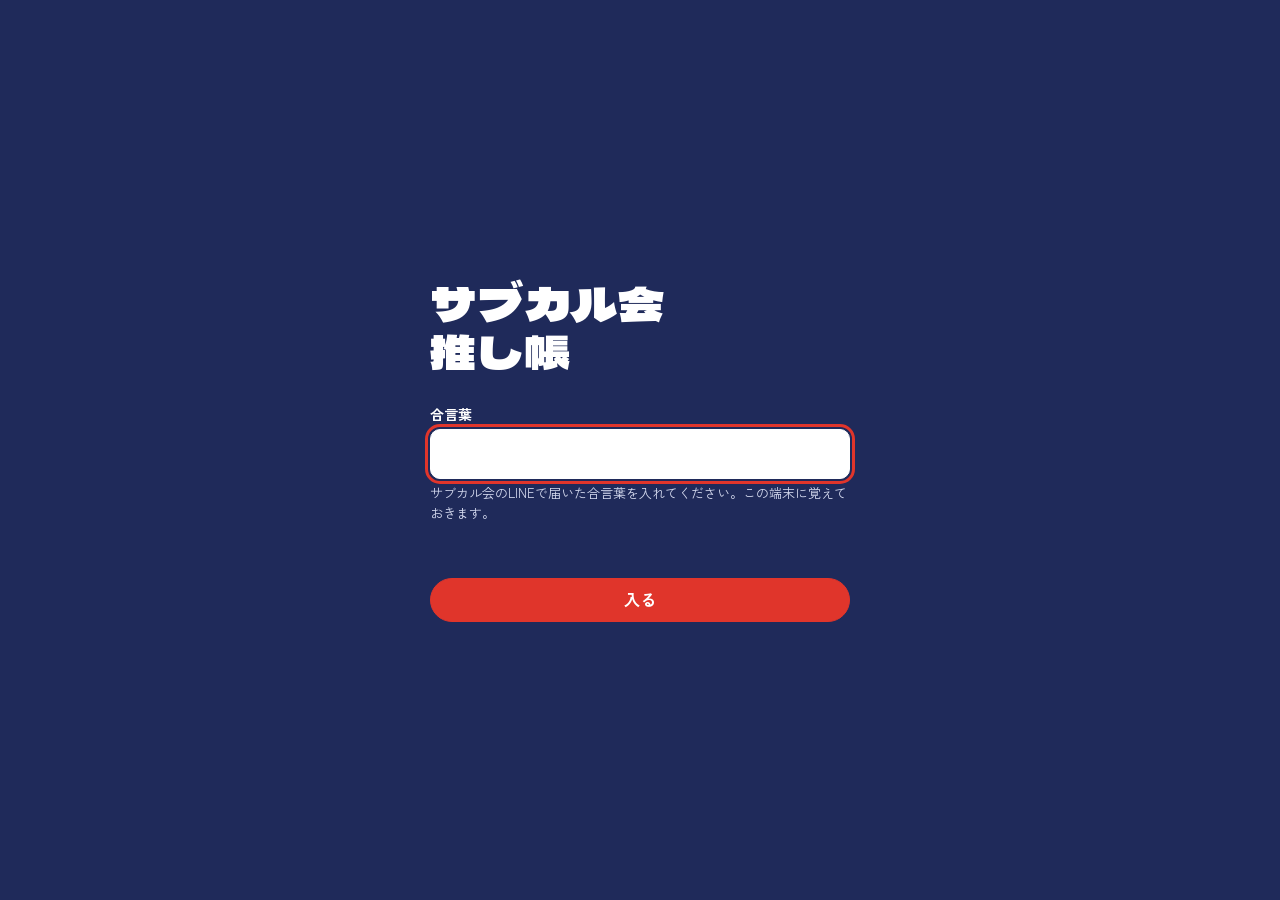
<file: index.html>
<!DOCTYPE html>
<html lang="ja"><head><meta charset="utf-8">
<meta name="viewport" content="width=device-width,initial-scale=1,viewport-fit=cover">
<title>サブカル会 推し帳</title>
<meta name="description" content="サブカル会の推しを共有する帳面">
<meta name="theme-color" content="#1f2a5a">
<meta name="apple-mobile-web-app-capable" content="yes">
<meta name="mobile-web-app-capable" content="yes">
<meta name="apple-mobile-web-app-title" content="推し帳">
<meta name="apple-mobile-web-app-status-bar-style" content="black-translucent">
<link rel="manifest" href="manifest.json">
<link rel="icon" href="icons/icon-192.png" type="image/png">
<link rel="apple-touch-icon" href="icons/apple-touch-icon.png">
<link rel="preconnect" href="https://fonts.googleapis.com">
<link rel="preconnect" href="https://fonts.gstatic.com" crossorigin>
<link href="https://fonts.googleapis.com/css2?family=Dela+Gothic+One&family=Zen+Kaku+Gothic+New:wght@400;700&display=swap" rel="stylesheet">
<link rel="stylesheet" href="style.css">
</head><body>
<header class="noren">
  <h1>サブカル会<br>推し帳</h1>
  <p class="sub"><span id="next">次回：未定</span><span class="days" id="days"></span></p>
  <button class="gear" id="gear" aria-label="設定">設定</button>
  <div class="flaps" aria-hidden="true"><i></i><i></i><i></i><i></i><i></i></div>
</header>

<main class="wrap">
  <nav class="tabs" role="tablist">
    <button class="tab on" role="tab" aria-selected="true" data-tab="oshi">推し帳</button>
    <button class="tab" role="tab" aria-selected="false" data-tab="shun">旬ネタ<small>準備中</small></button>
  </nav>

  <div id="p-oshi">
    <section class="hw"><h2>次回までの宿題</h2><div class="tanzaku" id="hw"><div class="empty">読み込み中…</div></div></section>
    <section class="list"><h2>みんなの推し品書き</h2>
      <div class="bar" id="filters"></div>
      <div class="bar" id="sorts"></div>
      <div class="cards" id="cards"></div>
    </section>
  </div>

  <div id="p-shun" hidden>
    <section class="hw"><h2>旬ネタ</h2>
      <div class="empty">準備中です。今クールのアニメや話題作をここに並べる予定です。</div>
    </section>
  </div>
</main>
<button class="fab" id="fab" hidden>＋ 推す</button>

<!-- 入口：合言葉 → 呼び名 -->
<div class="gate" id="gate" hidden>
  <form class="gate-in" id="gateForm">
    <h1>サブカル会<br>推し帳</h1>
    <div id="g-pass">
      <label for="g-pass-in">合言葉</label>
      <input id="g-pass-in" type="password" autocomplete="current-password" required>
      <p class="hint">サブカル会のLINEで届いた合言葉を入れてください。この端末に覚えておきます。</p>
    </div>
    <div id="g-nick" hidden>
      <label for="g-nick-in">あなたの呼び名</label>
      <input id="g-nick-in" maxlength="30" autocomplete="nickname" required>
      <p class="hint">「読んだ」「刺さった」の横に出る名前です。あとから設定で変えられます。</p>
    </div>
    <p class="err" id="g-err" role="alert"></p>
    <button class="btn on wide" type="submit" id="g-btn">入る</button>
  </form>
</div>

<div class="sheet" id="workSheet"><form class="panel" id="workForm">
  <h3 id="workTitle">推しを登録</h3>
  <label for="f-title">作品名</label><input id="f-title" required maxlength="100">
  <label for="f-media">ジャンル</label><select id="f-media"></select>
  <label for="f-by">推してる人</label><input id="f-by" maxlength="30">
  <label for="f-entry">まずはここまで</label><input id="f-entry" maxlength="60" placeholder="1話だけ／1巻／3話まで">
  <p class="hint">「1話だけ読んでみて」が一番伝わります。</p>
  <label for="f-note">ひとこと推し</label><textarea id="f-note" maxlength="500"></textarea>
  <label for="f-link">読める・観られる場所（URL）</label><input id="f-link" type="url" inputmode="url" maxlength="500" placeholder="https://">
  <div class="row"><button type="button" class="btn" data-close>やめる</button><button class="btn on" type="submit">保存</button></div>
</form></div>

<div class="sheet" id="setSheet"><form class="panel" id="setForm">
  <h3>設定</h3>
  <label for="s-nick">あなたの呼び名</label><input id="s-nick" maxlength="30" required>
  <p class="hint">呼び名を変えると、これまでの「読んだ」「刺さった」は前の名前のまま残ります。</p>
  <label for="s-date">次回の開催日</label><input id="s-date" type="date">
  <label for="s-place">場所・メモ</label><input id="s-place" maxlength="80">
  <p class="hint">ホーム画面に置くには：iPhoneはSafariの共有ボタン→「ホーム画面に追加」、Androidはメニュー→「ホーム画面に追加」。</p>
  <div class="row"><button type="button" class="btn" data-close>閉じる</button><button class="btn on" type="submit">保存</button></div>
  <div class="row left"><button type="button" class="btn sm" id="logout">この端末から合言葉を消す</button></div>
</form></div>

<div class="toast" id="toast" role="status"></div>

<script src="config.js"></script>
<script src="app.js"></script>
</body></html>
</file>
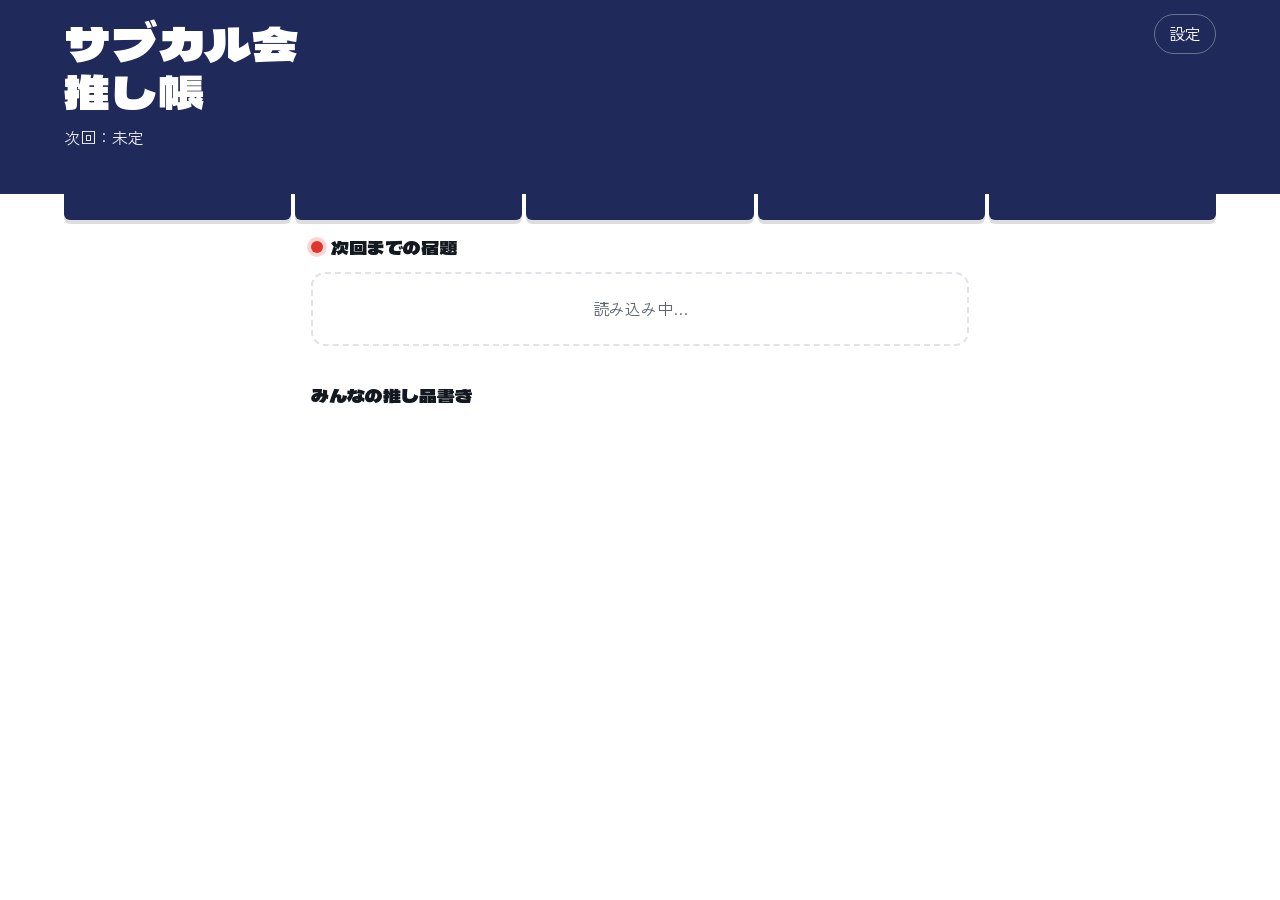
<file: reference/artifact-index.html>
<!DOCTYPE html>
<html lang="ja"><head><meta charset="utf-8">
<meta name="viewport" content="width=device-width,initial-scale=1,viewport-fit=cover">
<meta name="apple-mobile-web-app-capable" content="yes">
<title>サブカル会 推し帳</title>
<link rel="preconnect" href="https://fonts.googleapis.com">
<link href="https://fonts.googleapis.com/css2?family=Dela+Gothic+One&family=Zen+Kaku+Gothic+New:wght@400;700&display=swap" rel="stylesheet">
<style>
/* VOICE: 飲み会の熱量はあるけど、道具としては静かに使える
IDEA: 居酒屋の暖簾と、壁に吊るした短冊メニュー＝「推し品書き」
PICTURE: 「次回の宿題」の短冊が暖簾の下に大きく吊られている
COLOUR/TYPE: 藍の暖簾・白地・提灯の朱／Dela Gothic One + Zen Kaku Gothic New
LAYOUT: スマホ1カラム。暖簾→宿題短冊→品書き一覧、右下に「推す」 */
:root{color-scheme:light dark;
--bg:light-dark(#ffffff,#10131c);--ink:light-dark(#141821,#eef0f6);--mut:light-dark(#5d6472,#a3a9b8);
--paper:light-dark(#f3f4f8,#1a1e2b);--line:light-dark(#e1e3ea,#2a2f3f);
--ai:light-dark(#1f2a5a,#24306a);--ai2:light-dark(#2c3a7a,#33429066);--red:#e0352b;--on:#fff}
:root[data-theme=light]{color-scheme:light}:root[data-theme=dark]{color-scheme:dark}
*{box-sizing:border-box;min-width:0}
body{margin:0;background:var(--bg);color:var(--ink);font:16px/1.6 "Zen Kaku Gothic New",system-ui,sans-serif;overflow-x:clip;padding-bottom:110px}
button,input,select,textarea{font:inherit;color:inherit}
.noren{background:var(--ai);color:var(--on);padding:calc(env(safe-area-inset-top) + 18px) max(5vw,16px) 0;position:relative}
.noren h1{font:400 clamp(30px,8vw,46px)/1.05 "Dela Gothic One",sans-serif;margin:0;letter-spacing:.02em}
.noren .sub{display:flex;flex-wrap:wrap;gap:6px 14px;align-items:baseline;margin:10px 0 0;opacity:.92}
.noren .days{font:400 22px "Dela Gothic One";color:#ffd5d1}
.noren .gear{position:absolute;right:max(5vw,12px);top:calc(env(safe-area-inset-top) + 14px);background:none;border:1px solid #ffffff55;color:#fff;border-radius:999px;height:40px;padding:0 14px;cursor:pointer}
.flaps{display:grid;grid-template-columns:repeat(5,1fr);gap:4px;height:26px;margin-top:18px}
.flaps i{background:var(--ai);border-radius:0 0 6px 6px;transform:translateY(26px);box-shadow:0 4px 0 #0002}
.wrap{max-width:760px;margin:0 auto;padding:0 max(4vw,14px)}
.hw{margin-top:40px}
.hw h2,.list h2{font:400 18px "Dela Gothic One";margin:0 0 12px;display:flex;align-items:center;gap:8px}
.hw h2::before{content:"";width:12px;height:12px;border-radius:50%;background:var(--red);box-shadow:0 0 0 4px #e0352b33}
.tanzaku{display:grid;gap:14px}
.card{background:var(--paper);border:1px solid var(--line);border-radius:14px;padding:16px;position:relative}
.big{background:var(--bg);border:2px solid var(--ink);border-radius:4px;padding:22px 18px 18px;box-shadow:6px 6px 0 var(--red)}
.big::before{content:"";position:absolute;left:50%;top:-14px;width:2px;height:14px;background:var(--ink)}
.big .ttl{font:400 clamp(22px,5.6vw,30px)/1.2 "Dela Gothic One"}
.ttl{font-weight:700;font-size:18px;line-height:1.35;overflow-wrap:anywhere}
.meta{display:flex;flex-wrap:wrap;gap:6px 10px;align-items:center;color:var(--mut);font-size:14px;margin:6px 0}
.chip{display:inline-block;border:1px solid var(--line);background:var(--bg);border-radius:999px;padding:1px 10px;font-size:13px;color:var(--ink);white-space:nowrap}
.entry{display:inline-block;background:var(--red);color:#fff;border-radius:4px;padding:2px 8px;font-size:13px;font-weight:700}
.note{margin:6px 0 0;white-space:pre-wrap;overflow-wrap:anywhere}
.who{font-size:13px;color:var(--mut);margin-top:8px}
.acts{display:flex;flex-wrap:wrap;gap:8px;margin-top:12px;align-items:center}
.btn{min-height:44px;border-radius:999px;border:1px solid var(--line);background:var(--bg);padding:0 16px;cursor:pointer;white-space:nowrap}
.btn.on{background:var(--ink);color:var(--bg);border-color:var(--ink)}
.btn.hit.on{background:var(--red);border-color:var(--red);color:#fff}
.btn.sm{min-height:40px;padding:0 12px;font-size:14px;color:var(--mut)}
.btn.warn{color:var(--red);border-color:var(--red)}
.btn:focus-visible,.gear:focus-visible,input:focus-visible,select:focus-visible,textarea:focus-visible{outline:3px solid var(--red);outline-offset:2px}
.link{color:inherit;font-size:14px}
.list{margin-top:36px}
.bar{display:flex;gap:8px;overflow-x:auto;padding-bottom:8px;margin-bottom:8px}
.bar .btn{flex:none;min-height:40px}
.cards{display:grid;gap:12px}
.empty{border:2px dashed var(--line);border-radius:14px;padding:22px;color:var(--mut);text-align:center}
.fab{position:fixed;right:max(5vw,16px);bottom:calc(env(safe-area-inset-bottom) + 18px);height:58px;padding:0 24px;border-radius:999px;border:0;background:var(--red);color:#fff;font:400 18px "Dela Gothic One";box-shadow:0 8px 20px #e0352b55;cursor:pointer}
.ro{background:var(--paper);border-radius:10px;padding:10px 14px;font-size:14px;color:var(--mut);margin-top:16px}
.sheet{position:fixed;inset:0;background:#0008;display:none;align-items:flex-end;justify-content:center;z-index:9}
.sheet.open{display:flex}
.panel{background:var(--bg);width:min(640px,100%);max-height:92vh;overflow:auto;border-radius:18px 18px 0 0;padding:20px max(4vw,16px) calc(env(safe-area-inset-bottom) + 20px)}
.panel h3{font:400 20px "Dela Gothic One";margin:0 0 12px}
label{display:block;font-size:14px;font-weight:700;margin:12px 0 4px}
input,select,textarea{width:100%;font-size:16px;border:1px solid var(--line);border-radius:10px;padding:11px 12px;background:var(--paper)}
textarea{min-height:84px;resize:vertical}
.row{display:flex;gap:8px;justify-content:flex-end;margin-top:18px;flex-wrap:wrap}
.hint{font-size:13px;color:var(--mut);margin:4px 0 0}
.toast{position:fixed;left:50%;bottom:96px;transform:translateX(-50%);background:var(--ink);color:var(--bg);padding:10px 16px;border-radius:999px;font-size:14px;opacity:0;transition:opacity .2s;pointer-events:none;z-index:10}
.toast.show{opacity:1}
@media(prefers-reduced-motion:no-preference){.big{animation:sway 1.2s ease-out}@keyframes sway{0%{transform:rotate(-2deg)}50%{transform:rotate(1deg)}100%{transform:none}}}
</style></head><body>
<header class="noren">
  <h1>サブカル会<br>推し帳</h1>
  <p class="sub"><span id="next">次回：未定</span><span class="days" id="days"></span></p>
  <button class="gear" id="gear" aria-label="設定">設定</button>
  <div class="flaps" aria-hidden="true"><i></i><i></i><i></i><i></i><i></i></div>
</header>
<main class="wrap">
  <div id="ro" class="ro" hidden></div>
  <section class="hw"><h2>次回までの宿題</h2><div class="tanzaku" id="hw"><div class="empty">読み込み中…</div></div></section>
  <section class="list"><h2>みんなの推し品書き</h2>
    <div class="bar" id="filters"></div>
    <div class="bar" id="sorts"></div>
    <div class="cards" id="cards"></div>
  </section>
</main>
<button class="fab" id="fab" hidden>＋ 推す</button>

<div class="sheet" id="workSheet"><form class="panel" id="workForm">
  <h3 id="workTitle">推しを登録</h3>
  <label for="f-title">作品名</label><input id="f-title" required maxlength="120">
  <label for="f-media">ジャンル</label><select id="f-media"></select>
  <label for="f-by">推してる人</label><input id="f-by" maxlength="40">
  <label for="f-entry">まずはここまで</label><input id="f-entry" maxlength="60" placeholder="1話だけ／1巻／3話まで">
  <p class="hint">「1話だけ読んでみて」が一番伝わります。</p>
  <label for="f-note">ひとこと推し</label><textarea id="f-note" maxlength="800"></textarea>
  <label for="f-link">読める・観られる場所（URL）</label><input id="f-link" type="url" inputmode="url" placeholder="https://">
  <div class="row"><button type="button" class="btn" data-close>やめる</button><button class="btn on" type="submit">保存</button></div>
</form></div>

<div class="sheet" id="setSheet"><form class="panel" id="setForm">
  <h3>設定</h3>
  <label for="s-nick">あなたの呼び名</label><input id="s-nick" maxlength="30" required>
  <p class="hint">「読んだ」「刺さった」の横に出る名前です。</p>
  <label for="s-date">次回の開催日</label><input id="s-date" type="date">
  <label for="s-place">場所・メモ</label><input id="s-place" maxlength="80">
  <p class="hint">ホーム画面に置くには：iPhoneはSafariの共有ボタン→「ホーム画面に追加」、Androidはメニュー→「ホーム画面に追加」。</p>
  <div class="row"><button type="button" class="btn" data-close>閉じる</button><button class="btn on" type="submit">保存</button></div>
</form></div>
<div class="toast" id="toast"></div>

<script>
{
const $=s=>document.querySelector(s);
const esc=s=>String(s??'').replace(/[&<>"']/g,c=>({'&':'&amp;','<':'&lt;','>':'&gt;','"':'&quot;',"'":'&#39;'}[c]));
const okUrl=u=>/^https?:\/\//i.test(String(u||''));
const MEDIA=['漫画','アニメ','映画','ドラマ','小説','ゲーム','音楽','その他'];
const WD='日月火水木金土';
let db=null,me=null,canWrite=false,works=[],people={},meta={},loaded=false;
let filter='すべて',sort='new',editing=null,armed=null;
let myDoc={nick:'',read:{},hit:{}},chain=Promise.resolve();

$('#f-media').innerHTML=MEDIA.map(m=>`<option>${m}</option>`).join('');
const toast=t=>{const e=$('#toast');e.textContent=t;e.classList.add('show');clearTimeout(e._t);e._t=setTimeout(()=>e.classList.remove('show'),2000)};
const open=id=>$(id).classList.add('open');
const close=()=>document.querySelectorAll('.sheet').forEach(s=>s.classList.remove('open'));

function nameOf(id){return (people[id]&&people[id].nick)||'誰か'}
function readers(w){return Object.keys(people).filter(id=>people[id].read&&people[id].read[w.id])}
function hitters(w){return Object.keys(people).filter(id=>people[id].hit&&people[id].hit[w.id])}

function card(w,big){
  const r=readers(w),h=hitters(w);
  const myR=!!myDoc.read[w.id],myH=!!myDoc.hit[w.id];
  const dis=canWrite?'':' disabled';
  return `<article class="card${big?' big':''}">
    <div class="ttl">${esc(w.title)}</div>
    <div class="meta"><span class="chip">${esc(w.media||'その他')}</span>${w.by?`<span>推し：${esc(w.by)}</span>`:''}${w.entry?`<span class="entry">${esc(w.entry)}</span>`:''}</div>
    ${w.note?`<p class="note">${esc(w.note)}</p>`:''}
    ${okUrl(w.link)?`<a class="link" href="${esc(w.link)}" target="_blank" rel="noopener">読める・観られる場所 ↗</a>`:''}
    <div class="who">読んだ ${r.length}人${r.length?'（'+r.map(id=>esc(nameOf(id))).join('、')+'）':''}／刺さった ${h.length}人${h.length?'（'+h.map(id=>esc(nameOf(id))).join('、')+'）':''}</div>
    <div class="acts">
      <button class="btn${myR?' on':''}" data-act="read" data-id="${w.id}"${dis}>${myR?'読んだ ✓':'読んだ'}</button>
      <button class="btn hit${myH?' on':''}" data-act="hit" data-id="${w.id}"${dis}>刺さった</button>
      ${canWrite?`<button class="btn sm" data-act="hw" data-id="${w.id}">${w.homework?'宿題から外す':'宿題にする'}</button>
      <button class="btn sm" data-act="edit" data-id="${w.id}">編集</button>
      <button class="btn sm${armed===w.id?' warn':''}" data-act="del" data-id="${w.id}">${armed===w.id?'本当に削除':'削除'}</button>`:''}
    </div></article>`;
}

function render(){
  if(meta.date){
    const d=new Date(meta.date+'T00:00:00+09:00');
    const [y,m,dd]=meta.date.split('-').map(Number);
    $('#next').textContent=`次回：${m}月${dd}日(${WD[new Date(y,m-1,dd).getDay()]})${meta.place?'　'+meta.place:''}`;
    const n=Math.ceil((d-Date.now())/864e5);
    $('#days').textContent=n>0?`あと${n}日`:n===0?'今日！':'';
  }else{$('#next').textContent='次回：未定';$('#days').textContent=''}
  if(!loaded)return;
  const hw=works.filter(w=>w.homework);
  $('#hw').innerHTML=hw.length?hw.map(w=>card(w,true)).join(''):`<div class="empty">まだ宿題はありません。品書きから「宿題にする」を押すとここに吊るされます。</div>`;
  const ms=['すべて',...MEDIA.filter(m=>works.some(w=>w.media===m))];
  if(!ms.includes(filter))filter='すべて';
  $('#filters').innerHTML=ms.map(m=>`<button class="btn${m===filter?' on':''}" data-filter="${m}">${m}</button>`).join('');
  $('#sorts').innerHTML=[['new','新着'],['hit','刺さった順'],['unread','自分が未読']].map(([k,l])=>`<button class="btn sm${k===sort?' on':''}" data-sort="${k}">${l}</button>`).join('');
  let list=works.filter(w=>filter==='すべて'||w.media===filter);
  if(sort==='hit')list=[...list].sort((a,b)=>hitters(b).length-hitters(a).length);
  if(sort==='unread')list=list.filter(w=>!myDoc.read[w.id]);
  $('#cards').innerHTML=list.length?list.map(w=>card(w,false)).join(''):`<div class="empty">${works.length?'該当する作品はありません。':'まだ何も登録されていません。右下の「推す」から最初の一作をどうぞ。'}</div>`;
}

function savePerson(){
  if(!db||!me)return;
  const body=JSON.parse(JSON.stringify(myDoc));
  chain=chain.then(()=>db.doc('people/'+me).set(body)).catch(()=>toast('保存できませんでした'));
}

function openWork(w){
  editing=w?w.id:null;
  $('#workTitle').textContent=w?'推しを編集':'推しを登録';
  $('#f-title').value=w?w.title||'':'';
  $('#f-media').value=w?w.media||'漫画':'漫画';
  $('#f-by').value=w?w.by||'':(myDoc.nick||'');
  $('#f-entry').value=w?w.entry||'':'';
  $('#f-note').value=w?w.note||'':'';
  $('#f-link').value=w?w.link||'':'';
  open('#workSheet');
}
function openSet(){
  $('#s-nick').value=myDoc.nick||'';
  $('#s-date').value=meta.date||'';
  $('#s-place').value=meta.place||'';
  open('#setSheet');
}

document.addEventListener('click',async e=>{
  const t=e.target.closest('button');if(!t)return;
  if(t.dataset.close!==undefined){close();return}
  if(t.dataset.filter){filter=t.dataset.filter;render();return}
  if(t.dataset.sort){sort=t.dataset.sort;render();return}
  const act=t.dataset.act,id=t.dataset.id;if(!act||!db)return;
  const w=works.find(x=>x.id===id);if(!w)return;
  if(act!=='del')armed=null;
  if(act==='read'||act==='hit'){
    if(!myDoc.nick){openSet();toast('先に呼び名を決めてください');return}
    const m=myDoc[act];if(m[id])delete m[id];else m[id]=1;
    if(act==='hit'&&m[id])myDoc.read[id]=1;
    people[me]=JSON.parse(JSON.stringify(myDoc));render();savePerson();
  }else if(act==='hw'){
    try{await db.doc('works/'+id).update({homework:!w.homework})}catch{toast('更新できませんでした')}
  }else if(act==='edit'){openWork(w)}
  else if(act==='del'){
    if(armed!==id){armed=id;render();return}
    armed=null;try{await db.doc('works/'+id).delete();toast('削除しました')}catch{toast('削除できませんでした')}
  }
});
$('#gear').onclick=openSet;
$('#fab').onclick=()=>{if(!myDoc.nick){openSet();toast('先に呼び名を決めてください');return}openWork(null)};
document.querySelectorAll('.sheet').forEach(s=>s.addEventListener('click',e=>{if(e.target===s)close()}));

$('#workForm').addEventListener('submit',async e=>{
  e.preventDefault();if(!db)return;
  const link=$('#f-link').value.trim();
  const body={title:$('#f-title').value.trim(),media:$('#f-media').value,by:$('#f-by').value.trim(),entry:$('#f-entry').value.trim(),note:$('#f-note').value.trim(),link:okUrl(link)?link:''};
  if(!body.title)return;
  try{
    if(editing)await db.doc('works/'+editing).update(body);
    else await db.collection('works').add({...body,homework:false,createdAt:Date.now(),addedBy:me||''});
    close();toast(editing?'更新しました':'登録しました');
  }catch{toast('保存できませんでした')}
});
$('#setForm').addEventListener('submit',async e=>{
  e.preventDefault();
  const nick=$('#s-nick').value.trim();
  if(nick&&nick!==myDoc.nick){myDoc.nick=nick;people[me]=JSON.parse(JSON.stringify(myDoc));savePerson()}
  const date=$('#s-date').value,place=$('#s-place').value.trim();
  if(db&&canWrite&&(date!==(meta.date||'')||place!==(meta.place||''))){
    try{await db.doc('meta/next').set({date,place})}catch{toast('開催日を保存できませんでした')}
  }
  close();render();
});

(async()=>{
  const timer=setTimeout(()=>{if(!loaded){$('#hw').innerHTML='<div class="empty">データにつながりません。ログイン状態と通信を確認してください。</div>'}},10000);
  db=await claude.use('db');
  const user=await claude.use('user');
  if(!db){clearTimeout(timer);$('#hw').innerHTML='<div class="empty">この表示ではデータを読めません。claude.aiにログインして開いてください。</div>';return}
  me=user?await user.id():null;
  const cw=user?await user.can('data.write'):null;
  canWrite=!!me&&cw!==false;
  if(!canWrite){$('#ro').hidden=false;$('#ro').textContent='閲覧のみモードです。登録や「読んだ」をつけるには、そうしさんに「編集者」として招待してもらってください。'}
  $('#fab').hidden=!canWrite;
  if(me&&canWrite){
    const s=await db.doc('people/'+me).get().catch(()=>null);
    if(s&&s.exists){const d=s.data();myDoc={nick:d.nick||'',read:{...(d.read||{})},hit:{...(d.hit||{})}}}
    if(!myDoc.nick){try{const p=await user.me();$('#s-nick').value=(p&&p.name)||''}catch{}setTimeout(()=>{openSet();if(!$('#s-nick').value)$('#s-nick').value=''},50)}
  }
  db.collection('works').orderBy('createdAt','desc').onSnapshot(s=>{
    works=s.docs.map(d=>({id:d.id,...d.data()}));
    if(!s.metadata.fromCache){loaded=true;clearTimeout(timer)}else loaded=true;
    render();
  },()=>{clearTimeout(timer);loaded=true;render()});
  db.collection('people').onSnapshot(s=>{
    people={};s.docs.forEach(d=>people[d.id]=d.data());
    if(me&&canWrite&&people[me]&&!s.metadata.hasPendingWrites){const d=people[me];myDoc={nick:d.nick||myDoc.nick,read:{...(d.read||{})},hit:{...(d.hit||{})}}}
    render();
  },()=>{});
  db.doc('meta/next').onSnapshot(s=>{meta=s.exists?s.data():{};render()},()=>{});
})();
}
</script>
</body></html>
</file>
<file: style.css>
/* VOICE: 飲み会の熱量はあるけど、道具としては静かに使える
IDEA: 居酒屋の暖簾と、壁に吊るした短冊メニュー＝「推し品書き」
COLOUR/TYPE: 藍の暖簾・白地・提灯の朱／Dela Gothic One + Zen Kaku Gothic New
LAYOUT: スマホ1カラム。暖簾→タブ→宿題短冊→品書き一覧、右下に「推す」 */
:root{color-scheme:light dark;
--bg:#ffffff;--ink:#141821;--mut:#5d6472;--paper:#f3f4f8;--line:#e1e3ea;
--ai:#1f2a5a;--red:#e0352b;--on:#fff}
@media (prefers-color-scheme:dark){:root:not([data-theme=light]){
--bg:#10131c;--ink:#eef0f6;--mut:#a3a9b8;--paper:#1a1e2b;--line:#2a2f3f;--ai:#24306a}}
:root[data-theme=dark]{color-scheme:dark;--bg:#10131c;--ink:#eef0f6;--mut:#a3a9b8;--paper:#1a1e2b;--line:#2a2f3f;--ai:#24306a}
:root[data-theme=light]{color-scheme:light}
*{box-sizing:border-box;min-width:0}
[hidden]{display:none!important}
body{margin:0;background:var(--bg);color:var(--ink);font:16px/1.6 "Zen Kaku Gothic New",system-ui,sans-serif;overflow-x:clip;padding-bottom:110px;-webkit-text-size-adjust:100%}
button,input,select,textarea{font:inherit;color:inherit}

.noren{background:var(--ai);color:var(--on);padding:calc(env(safe-area-inset-top) + 18px) max(5vw,16px) 0;position:relative}
.noren h1,.gate h1{font:400 clamp(30px,8vw,46px)/1.05 "Dela Gothic One",sans-serif;margin:0;letter-spacing:.02em}
.noren .sub{display:flex;flex-wrap:wrap;gap:6px 14px;align-items:baseline;margin:10px 0 0;opacity:.92}
.noren .days{font:400 22px "Dela Gothic One";color:#ffd5d1}
.noren .gear{position:absolute;right:max(5vw,12px);top:calc(env(safe-area-inset-top) + 14px);background:none;border:1px solid #ffffff55;color:#fff;border-radius:999px;height:40px;padding:0 14px;cursor:pointer}
.flaps{display:grid;grid-template-columns:repeat(5,1fr);gap:4px;height:26px;margin-top:18px}
.flaps i{background:var(--ai);border-radius:0 0 6px 6px;transform:translateY(26px);box-shadow:0 4px 0 #0002}

.wrap{max-width:760px;margin:0 auto;padding:0 max(4vw,14px)}
.tabs{display:flex;gap:8px;margin-top:42px}
.tab{flex:1;min-height:44px;border:1px solid var(--line);background:var(--paper);border-radius:10px;cursor:pointer;font-weight:700;color:var(--mut)}
.tab small{font-size:11px;font-weight:400;margin-left:6px}
.tab.on{background:var(--ink);color:var(--bg);border-color:var(--ink)}

.hw{margin-top:28px}
.hw h2,.list h2{font:400 18px "Dela Gothic One";margin:0 0 12px;display:flex;align-items:center;gap:8px}
.hw h2::before{content:"";width:12px;height:12px;border-radius:50%;background:var(--red);box-shadow:0 0 0 4px #e0352b33}
.tanzaku{display:grid;gap:22px;padding-top:6px}
.card{background:var(--paper);border:1px solid var(--line);border-radius:14px;padding:16px;position:relative}
.big{background:var(--bg);border:2px solid var(--ink);border-radius:4px;padding:22px 18px 18px;box-shadow:6px 6px 0 var(--red)}
.big::before{content:"";position:absolute;left:50%;top:-14px;width:2px;height:14px;background:var(--ink)}
.big .ttl{font:400 clamp(22px,5.6vw,30px)/1.2 "Dela Gothic One"}
.ttl{font-weight:700;font-size:18px;line-height:1.35;overflow-wrap:anywhere}
.meta{display:flex;flex-wrap:wrap;gap:6px 10px;align-items:center;color:var(--mut);font-size:14px;margin:6px 0}
.chip{display:inline-block;border:1px solid var(--line);background:var(--bg);border-radius:999px;padding:1px 10px;font-size:13px;color:var(--ink);white-space:nowrap}
.entry{display:inline-block;background:var(--red);color:#fff;border-radius:4px;padding:2px 8px;font-size:13px;font-weight:700}
.note{margin:6px 0 0;white-space:pre-wrap;overflow-wrap:anywhere}
.who{font-size:13px;color:var(--mut);margin-top:8px;overflow-wrap:anywhere}
.acts{display:flex;flex-wrap:wrap;gap:8px;margin-top:12px;align-items:center}
.btn{min-height:44px;border-radius:999px;border:1px solid var(--line);background:var(--bg);padding:0 16px;cursor:pointer;white-space:nowrap}
.btn.on{background:var(--ink);color:var(--bg);border-color:var(--ink)}
.btn.hit.on{background:var(--red);border-color:var(--red);color:#fff}
.btn.sm{min-height:40px;padding:0 12px;font-size:14px;color:var(--mut)}
.btn.warn{color:var(--red);border-color:var(--red)}
.btn.wide{width:100%;margin-top:18px;font-weight:700}
.btn:disabled{opacity:.6;cursor:wait}
.btn:focus-visible,.gear:focus-visible,.tab:focus-visible,input:focus-visible,select:focus-visible,textarea:focus-visible{outline:3px solid var(--red);outline-offset:2px}
.link{color:inherit;font-size:14px}
.list{margin-top:36px}
.bar{display:flex;gap:8px;overflow-x:auto;padding-bottom:8px;margin-bottom:8px}
.bar .btn{flex:none;min-height:40px}
.cards{display:grid;gap:12px}
.empty{border:2px dashed var(--line);border-radius:14px;padding:22px;color:var(--mut);text-align:center}
.fab{position:fixed;right:max(5vw,16px);bottom:calc(env(safe-area-inset-bottom) + 18px);height:58px;padding:0 24px;border-radius:999px;border:0;background:var(--red);color:#fff;font:400 18px "Dela Gothic One";box-shadow:0 8px 20px #e0352b55;cursor:pointer}

.gate{position:fixed;inset:0;z-index:20;background:var(--ai);color:var(--on);overflow:auto;display:flex;align-items:center;justify-content:center;padding:calc(env(safe-area-inset-top) + 24px) 16px calc(env(safe-area-inset-bottom) + 24px)}
.gate-in{width:min(420px,100%)}
.gate h1{margin-bottom:28px}
.gate label{color:var(--on)}
.gate input{background:#ffffff;color:#141821;border-color:#ffffff}
.gate .hint{color:#d6dbf0}
.gate .btn.on{background:var(--red);border-color:var(--red);color:#fff}
.err{color:#ffd5d1;font-weight:700;min-height:1.6em;margin:10px 0 0}

.sheet{position:fixed;inset:0;background:#0008;display:none;align-items:flex-end;justify-content:center;z-index:9}
.sheet.open{display:flex}
.panel{background:var(--bg);width:min(640px,100%);max-height:92vh;overflow:auto;border-radius:18px 18px 0 0;padding:20px max(4vw,16px) calc(env(safe-area-inset-bottom) + 20px)}
.panel h3{font:400 20px "Dela Gothic One";margin:0 0 12px}
label{display:block;font-size:14px;font-weight:700;margin:12px 0 4px}
input,select,textarea{width:100%;font-size:16px;border:1px solid var(--line);border-radius:10px;padding:11px 12px;background:var(--paper)}
textarea{min-height:84px;resize:vertical}
.row{display:flex;gap:8px;justify-content:flex-end;margin-top:18px;flex-wrap:wrap}
.row.left{justify-content:flex-start;border-top:1px solid var(--line);padding-top:14px}
.hint{font-size:13px;color:var(--mut);margin:4px 0 0}
.toast{position:fixed;left:50%;bottom:96px;transform:translateX(-50%);background:var(--ink);color:var(--bg);padding:10px 16px;border-radius:999px;font-size:14px;opacity:0;transition:opacity .2s;pointer-events:none;z-index:30;max-width:calc(100vw - 32px)}
.toast.show{opacity:1}
@media(prefers-reduced-motion:no-preference){.big{animation:sway 1.2s ease-out}@keyframes sway{0%{transform:rotate(-2deg)}50%{transform:rotate(1deg)}100%{transform:none}}}
</file>
